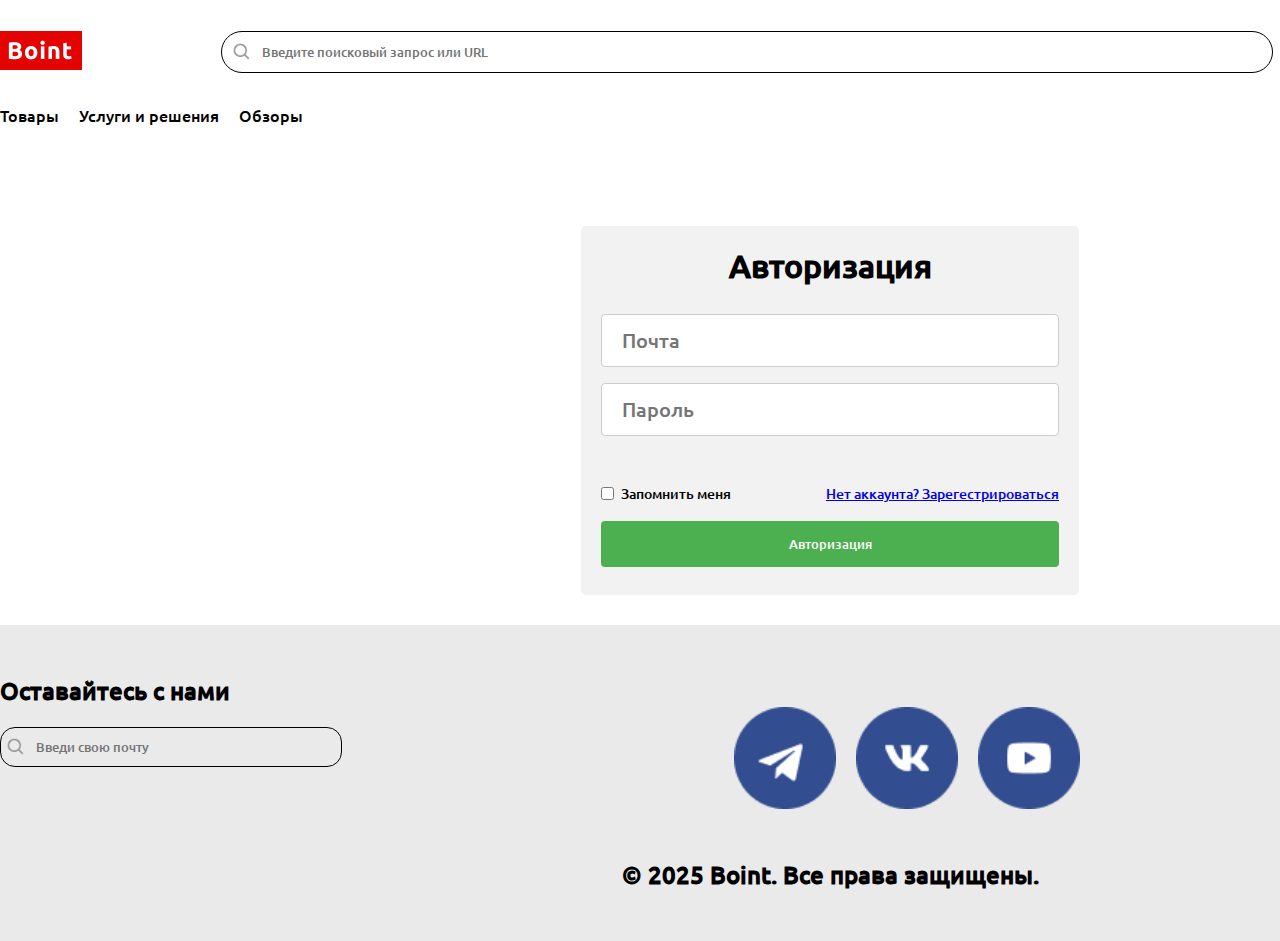
<file: auth.html>
<!DOCTYPE html>
<html lang="en">

<head>
    <meta charset="UTF-8">
    <meta name="viewport" content="width=device-width, initial-scale=1.0">
    <link rel="stylesheet" href="assets/css/style.css">
    <link rel="stylesheet" href="assets/css/reg.css">
    
    <title>Registration page</title>
</head>

<body>
    <header>
        <div class="container">
            <div class="logo">
                <a href="index.html"><img src="assets/image/Index/header/logo.png" alt=""></a>
            </div>
            <div class="search">
                <input type="text" class="search-field" placeholder="Введите поисковый запрос или URL">
                <img src="assets/image/Index/header/bx-search 1.png" alt="" class="search-icon">
            </div>

            <div class="profile">
                <a href="reg.html"><img src="assets/image/Index/header/user.png" alt=""></a>
                <a href="profile.html">%username%</a>
                <a href="catalog.html"><img src="assets/image/Index/header/Frame.png" alt=""></a>
            </div>
        </div>

        <div class="container2">
            <nav>
                <a href="catalog.html">Товары</a>
                <a href="index.html#open">Услуги и решения</a>
                <a href="index.html#open2">Обзоры</a>
            </nav>
        </div>
    </header>

    <main>
        <div class="container">
            <form action="index.html">
                <h1>Авторизация</h1>
                <input type="text" placeholder="Почта">
                <input type="text" placeholder="Пароль">
                <div class="group-remember">
                    <div>
                        <input type="checkbox" id="remember" name="remember" value="Bike">
                        <label for="remember">Запомнить меня</label>
                    </div>
                    <div>
                        <a href="reg.html"><span>Нет аккаунта? </span>Зарегестрироваться</a>
                    </div>
                </div>
                <input type="submit" value="Авторизация">
            </form>
        </div>
    </main>

    <footer>
        <div class="container2">
            <h2>Оставайтесь с нами</h2>
        </div>
        <div class="container">
            <div class="row">
                <div class="con ">
                    <input type="text" class="search-field-con" placeholder="Введи свою почту">
                    <img src="assets/image/Index/header/bx-search 1.png" alt="" class="search-icon-con">
                </div>
                <div class="social">
                    <img src="assets/image/Index/footer/telegram.png" alt="">
                    <img src="assets/image/Index/footer/vk.png" alt="">
                    <img src="assets/image/Index/footer/yotube.png" alt="">
                </div>

                <div class="country">
                    <h2>Выбери страну/регион</h2>
                    <section>
                        <select class="cs-select cs-skin-rotate">
                            <option value="1">Российская федерация</option>
                            <option value="2">США</option>
                            <option value="3">Белорусь</option>
                            <option value="4">Германия</option>
                            <option value="5">Финляндия</option>
                        </select>
                    </section>
                </div>
            </div>

            <div class="mark">
                <h2>© 2025 Boint. Все права защищены.</h2>
            </div>
        </div>
    </footer>
</body>

</html>
</file>
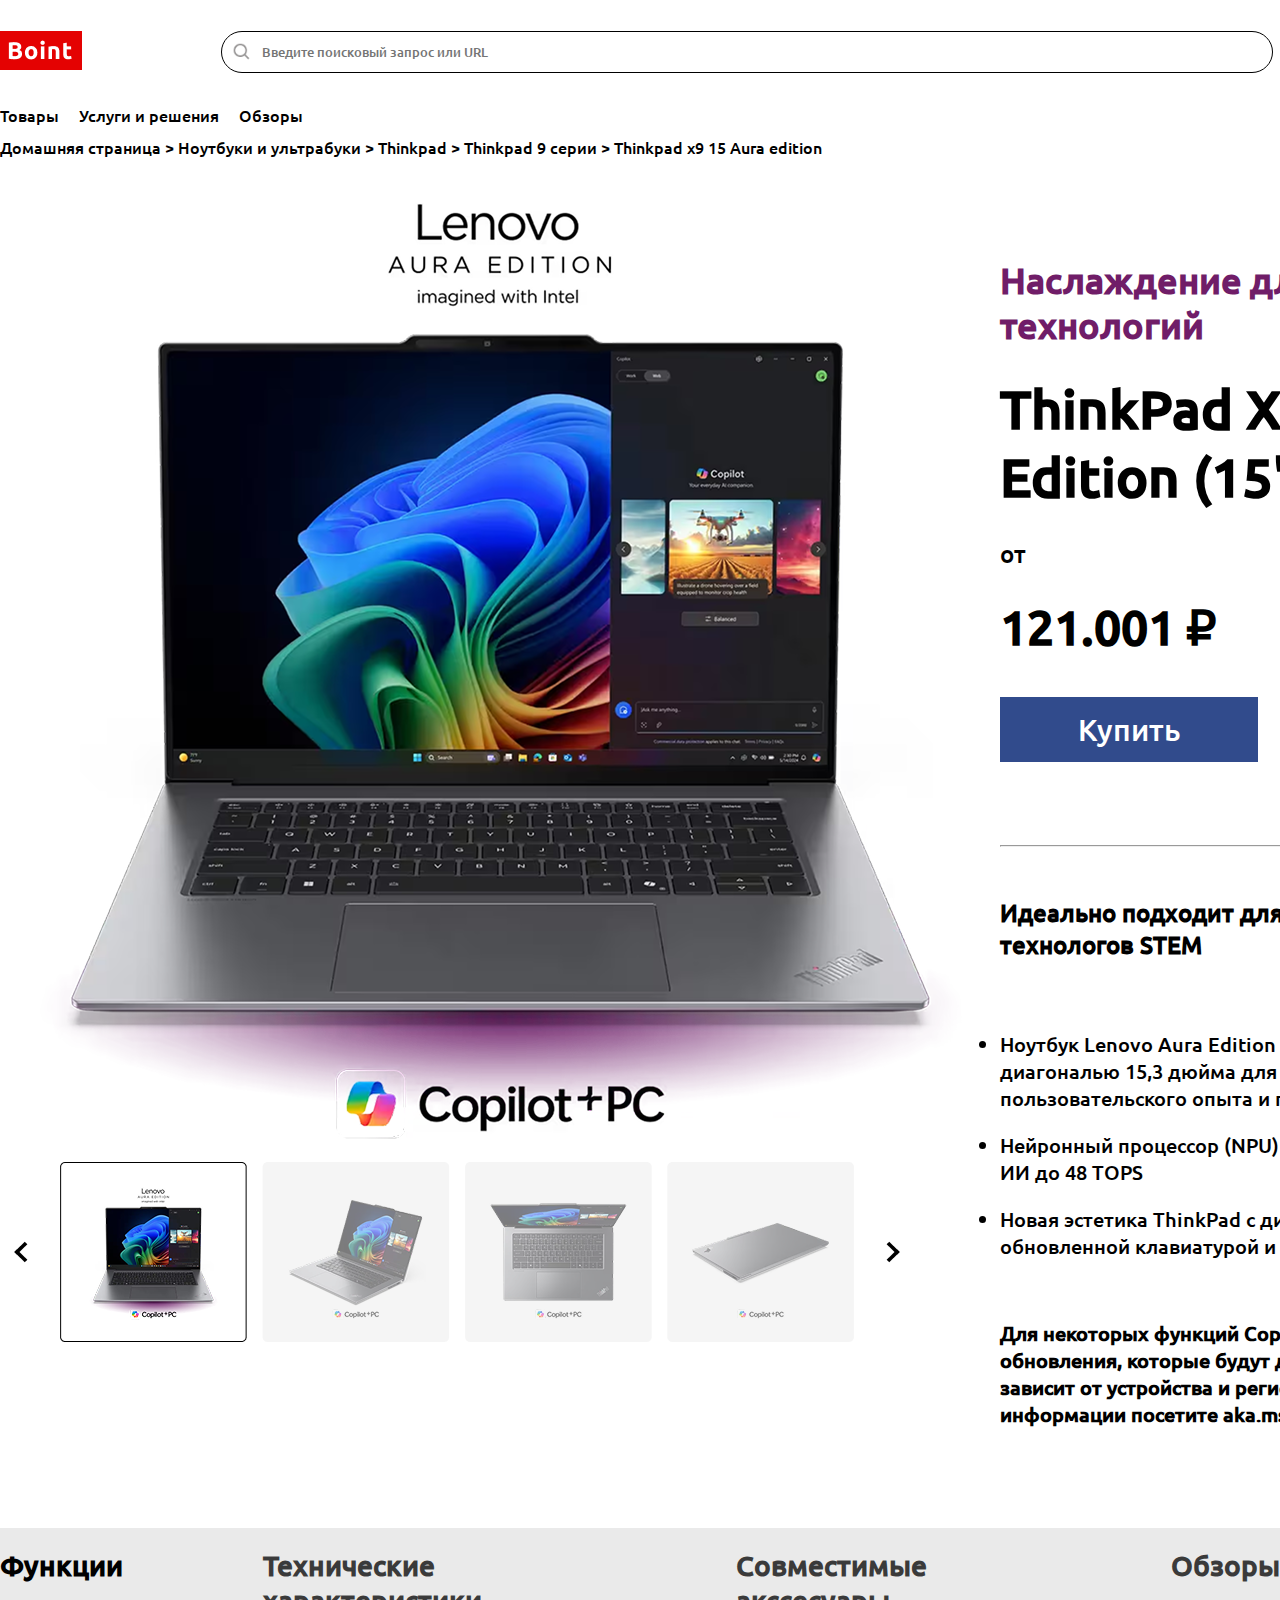
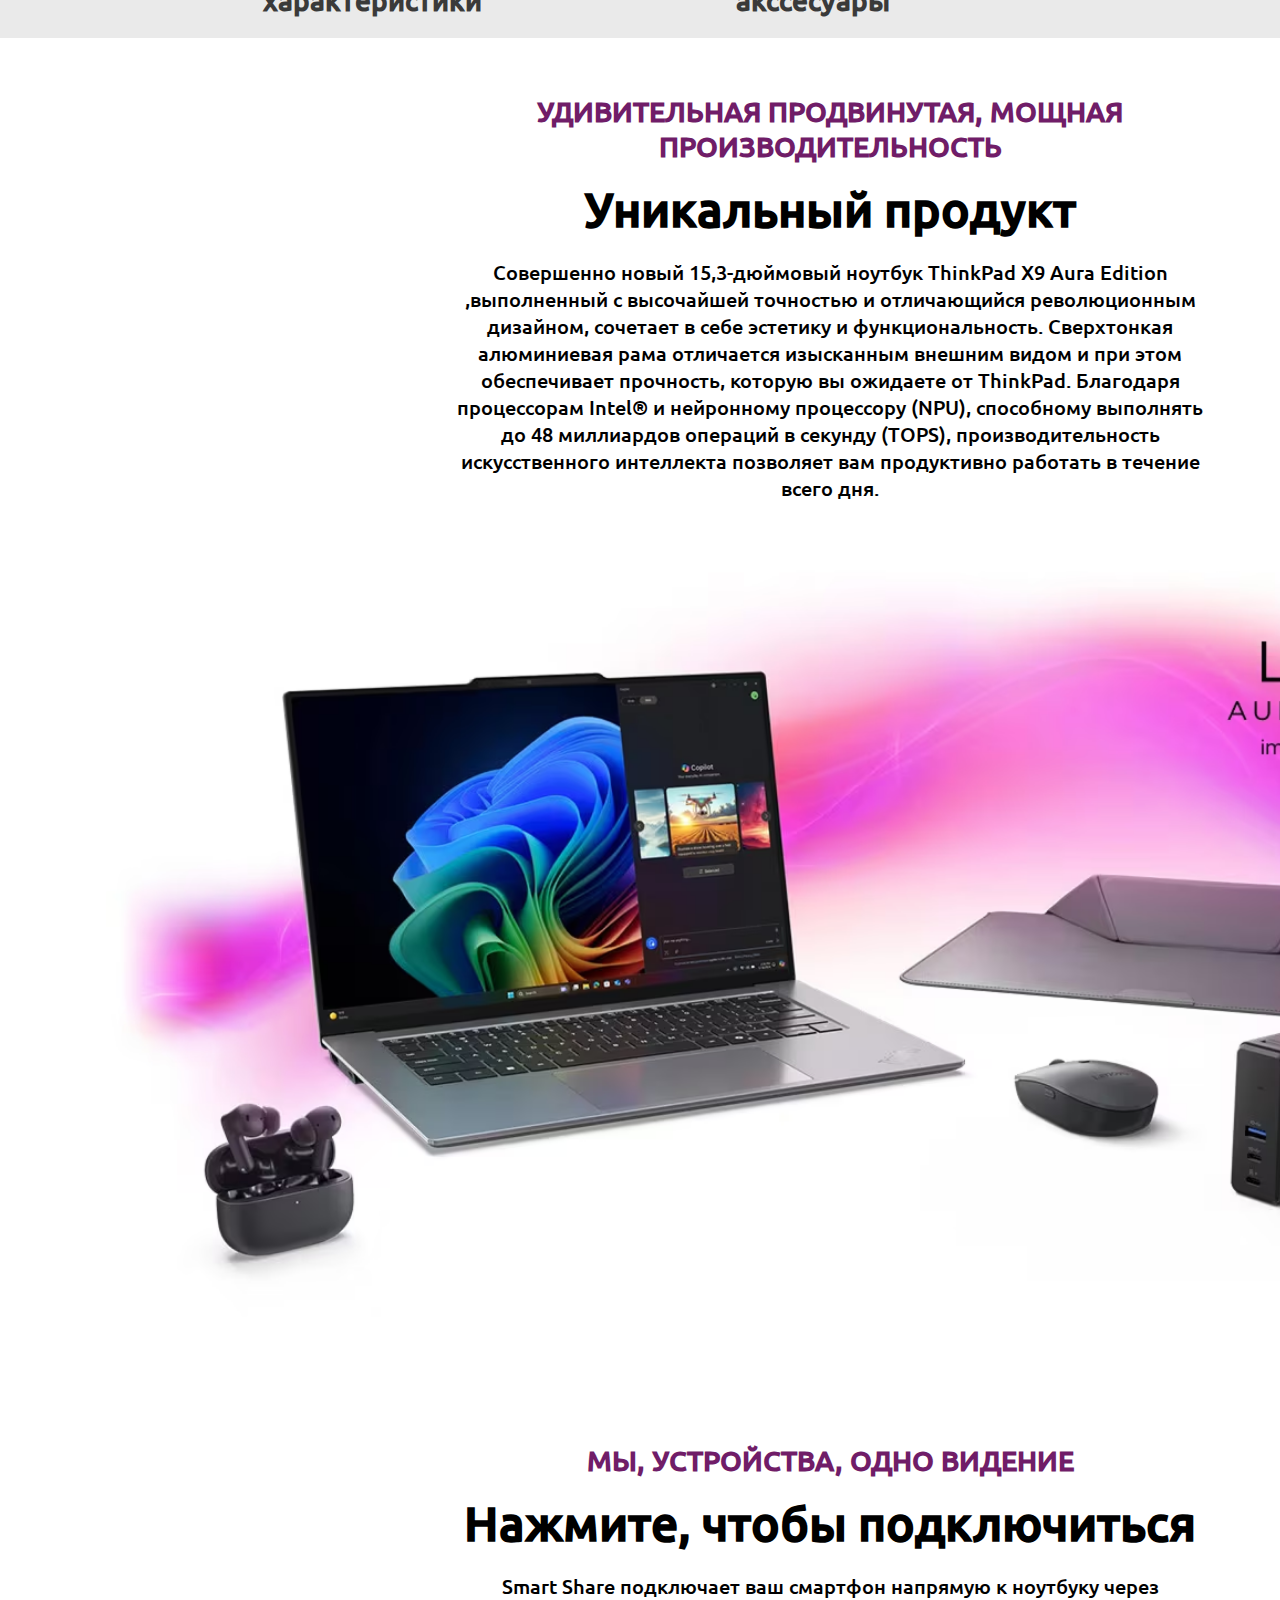
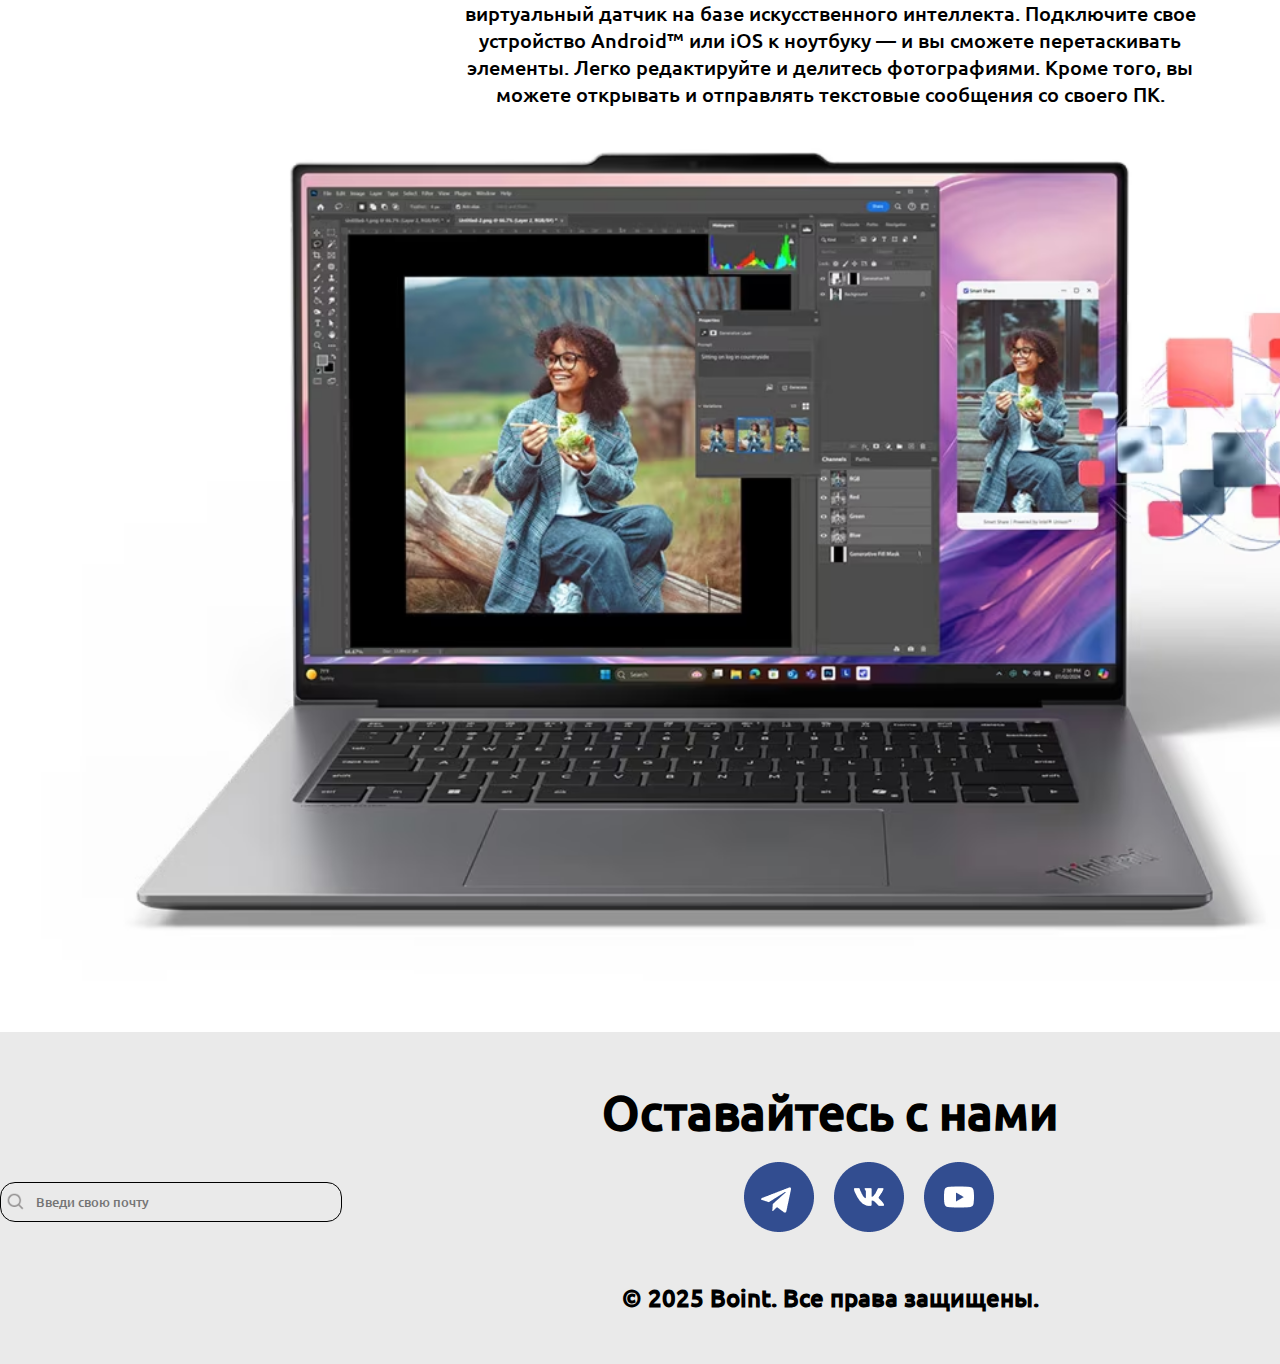
<file: card.html>
<!DOCTYPE html>
<html lang="en">

<head>
    <meta charset="UTF-8">
    <meta name="viewport" content="width=device-width, initial-scale=1.0">
    <link rel="stylesheet" href="assets/css/style.css">
    <link rel="stylesheet" href="assets/css/card.css">
    <title>Individ cart</title>
</head>

<body>
    <header>
        <div class="container">
            <div class="logo">
                <a href="index.html"><img src="assets/image/Index/header/logo.png" alt=""></a>
            </div>
            <div class="search">
                <input type="text" class="search-field" placeholder="Введите поисковый запрос или URL">
                <img src="assets/image/Index/header/bx-search 1.png" alt="" class="search-icon">
            </div>

            <div class="profile">
                <a href="reg.html"><img src="assets/image/Index/header/user.png" alt=""></a>
                <a href="profile.html">%username%</a>
                <a href="catalog.html"><img src="assets/image/Index/header/Frame.png" alt=""></a>
            </div>
        </div>

        <div class="container2">
            <nav>
                <a href="catalog.html">Товары</a>
                <a href="index.html#open">Услуги и решения</a>
                <a href="index.html#open2">Обзоры</a>
            </nav>
        </div>
    </header>

    <main>
        <div class="container">
            <div class="navigation-card">
                <p class="link">Домашняя страница > Ноутбуки и ультрабуки > Thinkpad > Thinkpad 9 серии > Thinkpad x9 15
                    Aura edition
                </p>

                <div class="prod">
                    <div class="left-prod">
                        <div class="main-image-prod">
                            <img src="assets/image/page_product/image 10.png" alt="">
                        </div>
                        <div class="carusel">
                            <img src="assets/image/page_product/Frame.png" alt="">
                            <img src="assets/image/page_product/group-nav-photo-1.png" alt="">
                            <img src="assets/image/page_product/group-nav-photo-2.png" alt="">
                            <img src="assets/image/page_product/group-nav-photo-3.png" alt="">
                            <img src="assets/image/page_product/group-nav-photo-4.png" alt="">
                            <img src="assets/image/page_product/Frame-1.png" alt="">

                        </div>
                    </div>
                    <div class="right-prod">
                        <h3>Наслаждение для любителей <br> технологий</h3>
                        <h2>ThinkPad X9 15 Aura <br>Edition (15" Intel)</h2>
                        <p>от</p>
                        <h5>121.001 ₽ </h5>
                        <a href="#" class="btn-buy">Купить</a>
                        <hr>
                        <h4>Идеально подходит для малого и среднего бизнеса
                            и технологов STEM</h4>
                        <li>Ноутбук Lenovo Aura Edition с<br> диагональю 15,3 дюйма для превосходного<br>
                            пользовательского опыта и поддержки</li>
                        <li>Нейронный процессор (NPU) с производительностью <br>ИИ до 48 TOPS</li>
                        <li>Новая эстетика ThinkPad с дизайном Engine Hub,<br> обновленной клавиатурой и сверхтонким
                            профилем</li>
                        <h6>Для некоторых функций Copilot+ на ПК требуются бесплатные обновления, которые будут доступны
                            до начала 2025 года.Время зависит от устройства и региона. Для получениядополнительной
                            информации посетите aka.ms/copilotpluspcs</h6>
                    </div>
                </div>
            </div>
        </div>

        <div class="background-line">
            <div class="navigation-line">
                <h3>Функции</h3>
                <h2>Технические характеристики</h2>
                <h2>Совместимые акссесуары</h2>
                <h2>Обзоры</h2>
            </div>
        </div>

        <div class="container2">
            <h1>УДИВИТЕЛЬНАЯ ПРОДВИНУТАЯ, МОЩНАЯ <br>ПРОИЗВОДИТЕЛЬНОСТЬ</h1>
            <h2>Уникальный продукт</h2>
            <p>Совершенно новый 15,3-дюймовый ноутбук ThinkPad X9 Aura Edition <br>,выполненный с высочайшей точностью и
                отличающийся революционным <br> дизайном, сочетает в себе эстетику и функциональность. Сверхтонкая
                <br>алюминиевая рама отличается изысканным внешним видом и при этом <br>обеспечивает прочность, которую
                вы ожидаете от ThinkPad. Благодаря <br>процессорам Intel® и нейронному процессору (NPU), способному
                выполнять <br>до 48 миллиардов операций в секунду (TOPS), производительность <br>искусственного
                интеллекта позволяет вам продуктивно работать в течение <br>всего дня.</p>
            <img src="assets/image/page_product/image 15.png" alt="">

            <h1>МЫ, УСТРОЙСТВА, ОДНО ВИДЕНИЕ</h1>
            <h2>Нажмите, чтобы подключиться</h2>
            <p>Smart Share подключает ваш смартфон напрямую к ноутбуку через <br>виртуальный датчик на базе
                искусственного интеллекта. Подключите свое <br>устройство Android™ или iOS к ноутбуку — и вы сможете
                перетаскивать <br>элементы. Легко редактируйте и делитесь фотографиями. Кроме того, вы <br>можете
                открывать и отправлять текстовые сообщения со своего ПК.</p>
            <img src="assets/image/page_product/image 16.png" alt="">
        </div>
    </main>

    <footer>
        <div class="container2">
            <h2>Оставайтесь с нами</h2>
        </div>
        <div class="container">
            <div class="row">
                <div class="con ">
                    <input type="text" class="search-field-con" placeholder="Введи свою почту">
                    <img src="assets/image/Index/header/bx-search 1.png" alt="" class="search-icon-con">
                </div>
                <div class="social">
                    <img src="assets/image/Index/footer/telegram.png" alt="">
                    <img src="assets/image/Index/footer/vk.png" alt="">
                    <img src="assets/image/Index/footer/yotube.png" alt="">
                </div>

                <div class="country">
                    <h2>Выбери страну/регион</h2>
                    <section>
                        <select class="cs-select cs-skin-rotate">
                            <option value="1">Российская федерация</option>
                            <option value="2">США</option>
                            <option value="3">Белорусь</option>
                            <option value="4">Германия</option>
                            <option value="5">Финляндия</option>
                        </select>
                    </section>
                </div>
            </div>

            <div class="mark">
                <h2>© 2025 Boint. Все права защищены.</h2>
            </div>
        </div>
    </footer>
</body>

</html>
</file>
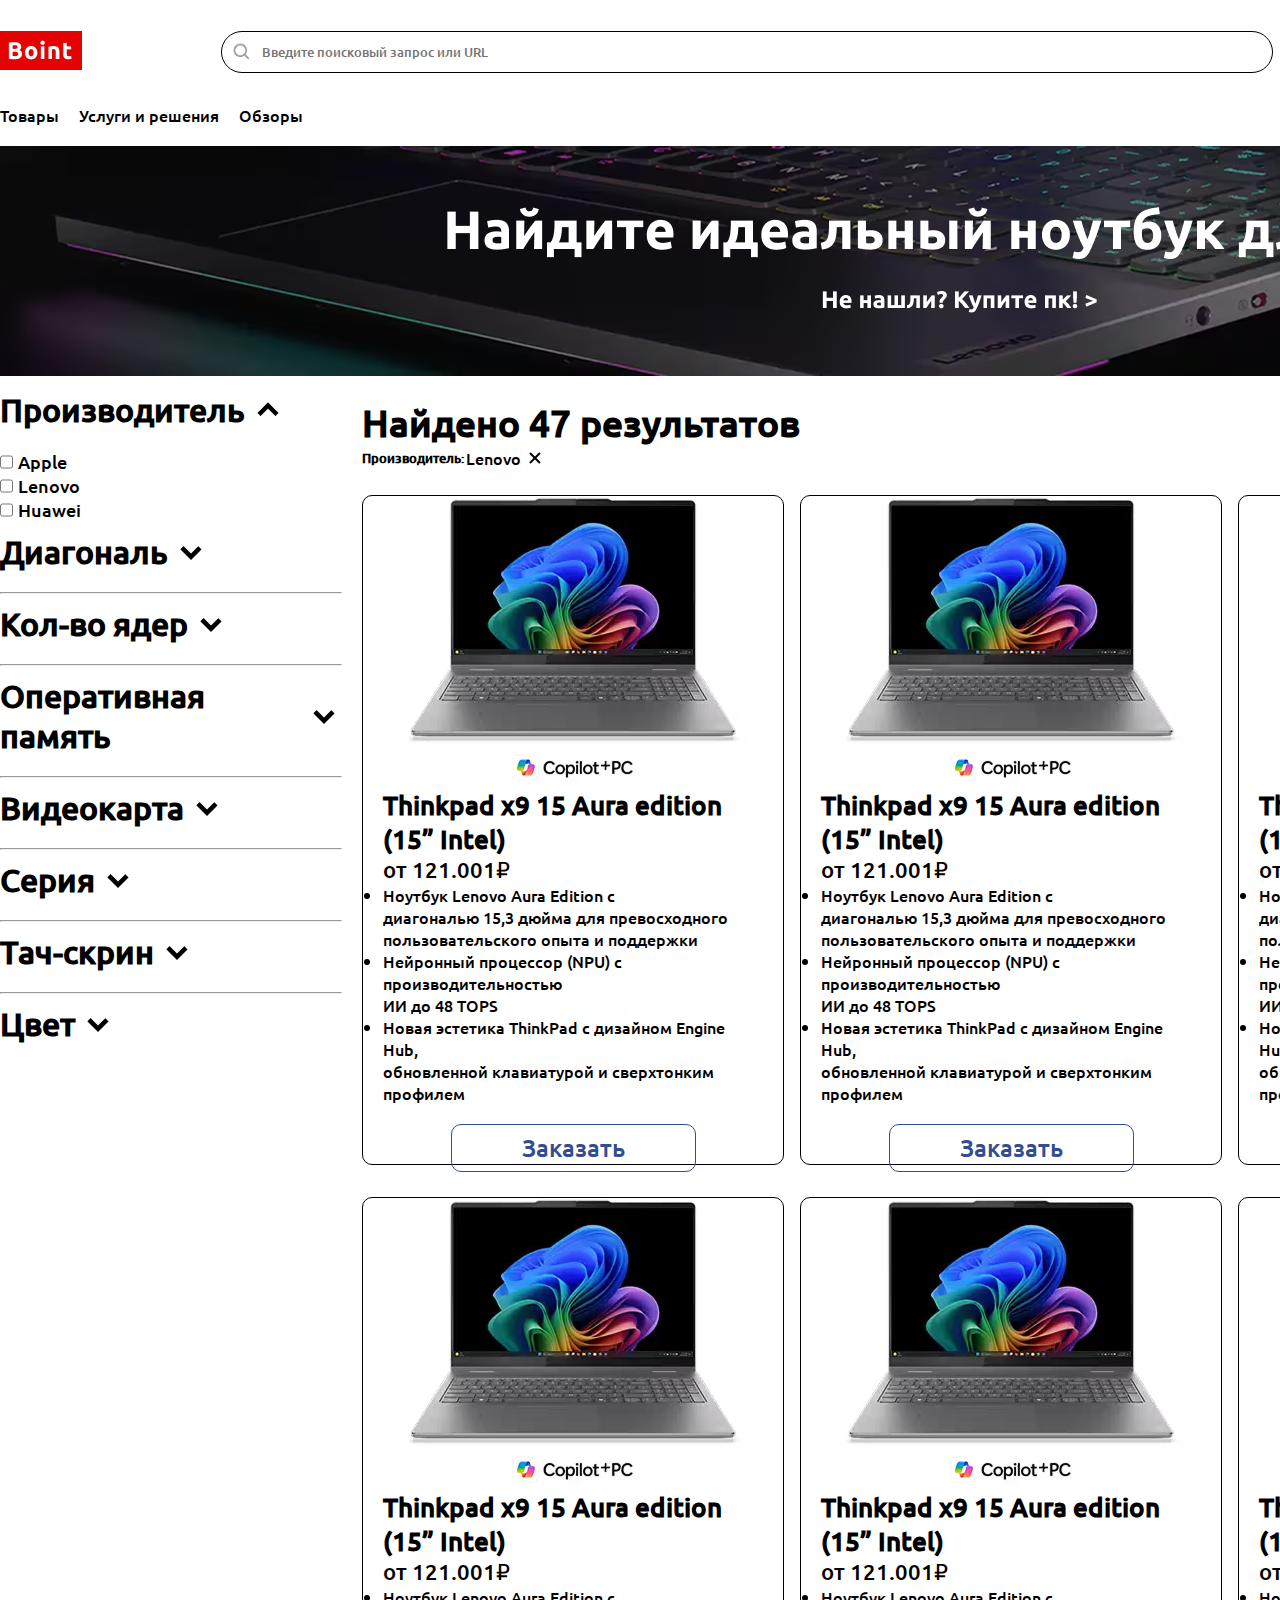
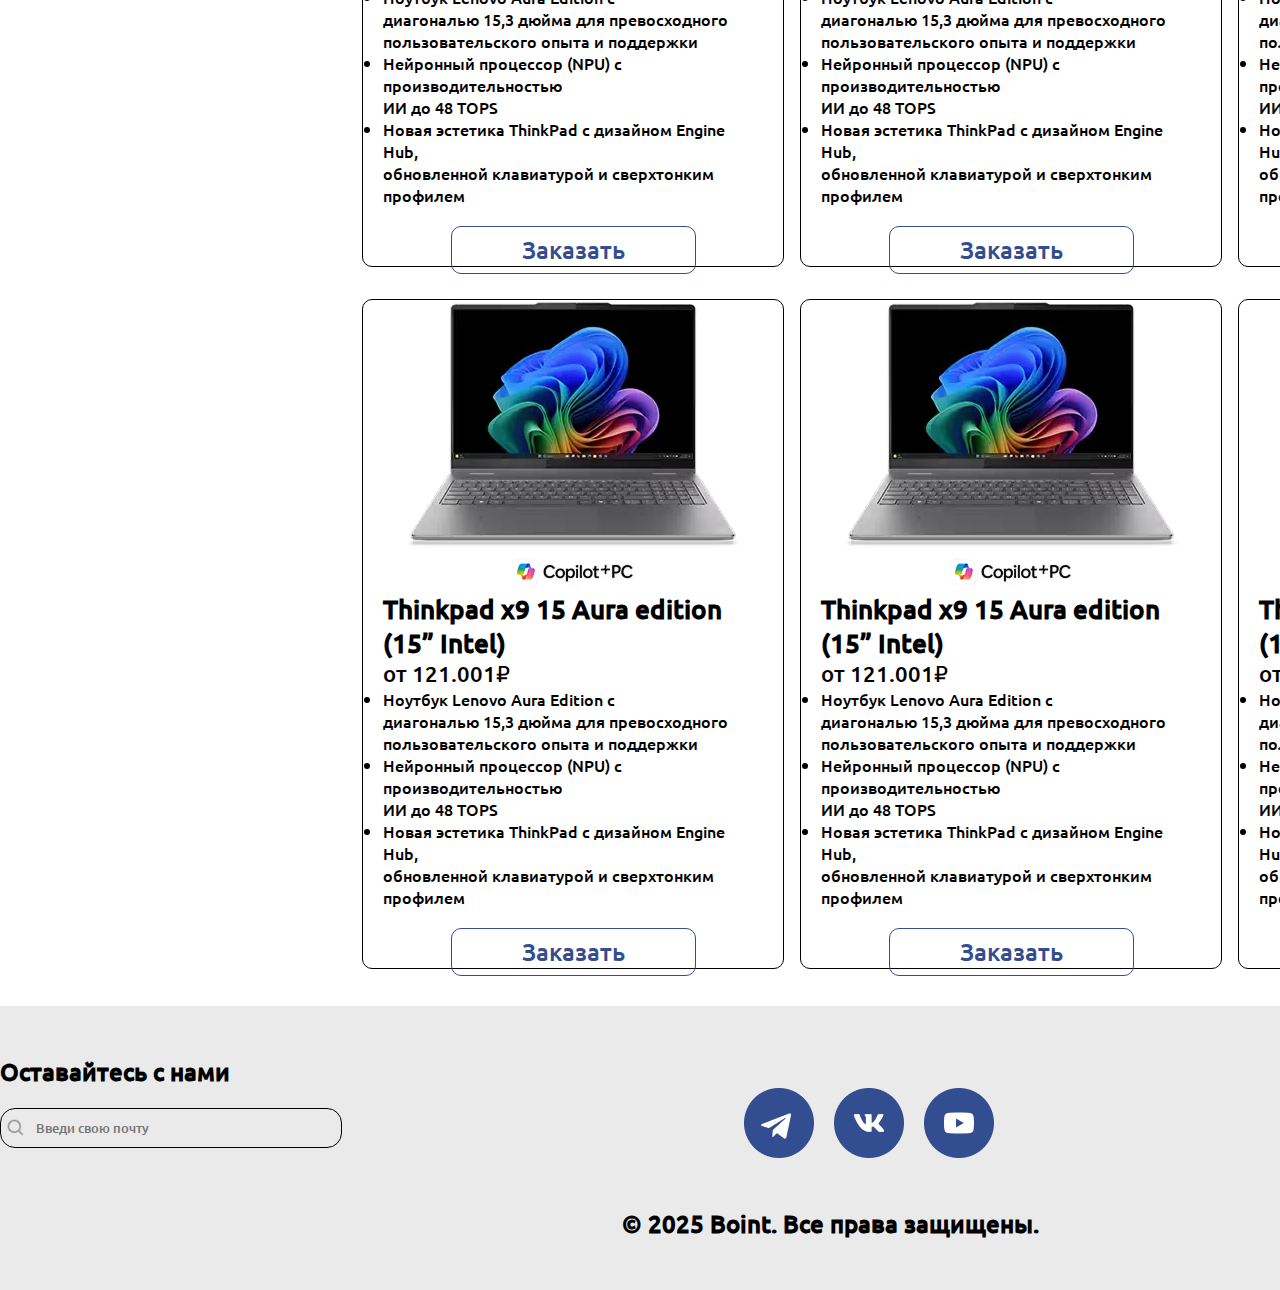
<file: catalog.html>
<!DOCTYPE html>
<html lang="en">

<head>
    <meta charset="UTF-8">
    <meta name="viewport" content="width=device-width, initial-scale=1.0">
    <title>Catalog</title>
    <link rel="stylesheet" href="./assets/css/style.css">
    <link rel="stylesheet" href="./assets/css/catalog.css">
</head>

<body>
    <header>
        <div class="container">
            <div class="logo">
                <a href="index.html"><img src="assets/image/Index/header/logo.png" alt=""></a>
            </div>
            <div class="search">
                <input type="text" class="search-field" placeholder="Введите поисковый запрос или URL">
                <img src="assets/image/Index/header/bx-search 1.png" alt="" class="search-icon">
            </div>

            <div class="profile">
                <a href="reg.html"><img src="assets/image/Index/header/user.png" alt=""></a>
                <a href="profile.html">%username%</a>
                <a href="catalog.html"><img src="assets/image/Index/header/Frame.png" alt=""></a>
            </div>
        </div>

        <div class="container2">
            <nav>
                <a href="catalog.html">Товары</a>
                <a href="index.html#open">Услуги и решения</a>
                <a href="index.html#open2">Обзоры</a>
            </nav>
        </div>
    </header>

    <main>
        <div class="banner">
            <img src="assets/image/catalog/product/banner_panel.png" alt="">
        </div>

        <div class="container">
            <div class="left-block-settings">
                <div class="first-set">
                    <h2>Производитель</h2>
                    <img src="assets/image/catalog/setting/Frame.png" alt="">
                </div>
                <div class="settings">
                    <div class="company">
                        <input type="checkbox" name="" id="">
                        <p>Apple</p>
                    </div>
                    <div class="company">
                        <input type="checkbox" name="" id="">
                        <p>Lenovo</p>
                    </div>
                    <div class="company">
                        <input type="checkbox" name="" id="">
                        <p>Huawei</p>
                    </div>
                </div>
                <div class="first-set">
                    <h2>Диагональ</h2>
                    <img src="assets/image/catalog/setting/Frame-down.png" alt="">
                </div>
                <hr>
                <div class="first-set">
                    <h2>Кол-во ядер</h2>
                    <img src="assets/image/catalog/setting/Frame-down.png" alt="">
                </div>
                <hr>
                <div class="first-set">
                    <h2>Оперативная память</h2>
                    <img src="assets/image/catalog/setting/Frame-down.png" alt="">
                </div>
                <hr>
                <div class="first-set">
                    <h2>Видеокарта</h2>
                    <img src="assets/image/catalog/setting/Frame-down.png" alt="">
                </div>
                <hr>
                <div class="first-set">
                    <h2>Серия</h2>
                    <img src="assets/image/catalog/setting/Frame-down.png" alt="">
                </div>
                <hr>
                <div class="first-set">
                    <h2>Тач-скрин</h2>
                    <img src="assets/image/catalog/setting/Frame-down.png" alt="">
                </div>
                <hr>
                <div class="first-set">
                    <h2>Цвет</h2>
                    <img src="assets/image/catalog/setting/Frame-down.png" alt="">
                </div>
            </div>
            <div class="right-block-catalog">
                <div class="search-complete">
                    <h3>Найдено 47 результатов</h3>
                </div>
                <div class="filter">
                    <h5>Производитель: </h5>
                    <p> Lenovo</p>
                    <img src="assets/image/catalog/setting/Frame-decline.png" alt="">
                </div>

                <div class="cards">
                    <div class="card-prod">
                        <img src="assets/image/catalog/product/prod.png" alt="">
                        <h6>Thinkpad x9 15 Aura edition <br>(15” Intel)</h6>
                        <p>от 121.001₽</p>
                        <ul style="list-style-type:disc">
                            <li>Ноутбук Lenovo Aura Edition с <br>диагональю 15,3 дюйма для превосходного
                                <br>пользовательского
                                опыта и поддержки</li>
                            <li>Нейронный процессор (NPU) с производительностью<br> ИИ до 48 TOPS</li>
                            <li>Новая эстетика ThinkPad с дизайном Engine Hub,<br> обновленной клавиатурой и сверхтонким
                                профилем</li>
                        </ul>
                        <a href="card.html">Заказать</a>
                    </div>
                    <div class="card-prod">
                        <img src="assets/image/catalog/product/prod.png" alt="">
                        <h6>Thinkpad x9 15 Aura edition <br>(15” Intel)</h6>
                        <p>от 121.001₽</p>
                        <ul style="list-style-type:disc">
                            <li>Ноутбук Lenovo Aura Edition с <br>диагональю 15,3 дюйма для превосходного
                                <br>пользовательского
                                опыта и поддержки</li>
                            <li>Нейронный процессор (NPU) с производительностью<br> ИИ до 48 TOPS</li>
                            <li>Новая эстетика ThinkPad с дизайном Engine Hub,<br> обновленной клавиатурой и сверхтонким
                                профилем</li>
                        </ul>
                        <a href="card.html">Заказать</a>
                    </div>
                    <div class="card-prod">
                        <img src="assets/image/catalog/product/prod.png" alt="">
                        <h6>Thinkpad x9 15 Aura edition <br>(15” Intel)</h6>
                        <p>от 121.001₽</p>
                        <ul style="list-style-type:disc">
                            <li>Ноутбук Lenovo Aura Edition с <br>диагональю 15,3 дюйма для превосходного
                                <br>пользовательского
                                опыта и поддержки</li>
                            <li>Нейронный процессор (NPU) с производительностью<br> ИИ до 48 TOPS</li>
                            <li>Новая эстетика ThinkPad с дизайном Engine Hub,<br> обновленной клавиатурой и сверхтонким
                                профилем</li>
                        </ul>
                        <a href="card.html">Заказать</a>
                    </div>
                </div>
                <div class="cards">
                    <div class="card-prod">
                        <img src="assets/image/catalog/product/prod.png" alt="">
                        <h6>Thinkpad x9 15 Aura edition <br>(15” Intel)</h6>
                        <p>от 121.001₽</p>
                        <ul style="list-style-type:disc">
                            <li>Ноутбук Lenovo Aura Edition с <br>диагональю 15,3 дюйма для превосходного
                                <br>пользовательского
                                опыта и поддержки</li>
                            <li>Нейронный процессор (NPU) с производительностью<br> ИИ до 48 TOPS</li>
                            <li>Новая эстетика ThinkPad с дизайном Engine Hub,<br> обновленной клавиатурой и сверхтонким
                                профилем</li>
                        </ul>
                        <a href="card.html">Заказать</a>
                    </div>
                    <div class="card-prod">
                        <img src="assets/image/catalog/product/prod.png" alt="">
                        <h6>Thinkpad x9 15 Aura edition <br>(15” Intel)</h6>
                        <p>от 121.001₽</p>
                        <ul style="list-style-type:disc">
                            <li>Ноутбук Lenovo Aura Edition с <br>диагональю 15,3 дюйма для превосходного
                                <br>пользовательского
                                опыта и поддержки</li>
                            <li>Нейронный процессор (NPU) с производительностью<br> ИИ до 48 TOPS</li>
                            <li>Новая эстетика ThinkPad с дизайном Engine Hub,<br> обновленной клавиатурой и сверхтонким
                                профилем</li>
                        </ul>
                        <a href="card.html">Заказать</a>
                    </div>
                    <div class="card-prod">
                        <img src="assets/image/catalog/product/prod.png" alt="">
                        <h6>Thinkpad x9 15 Aura edition <br>(15” Intel)</h6>
                        <p>от 121.001₽</p>
                        <ul style="list-style-type:disc">
                            <li>Ноутбук Lenovo Aura Edition с <br>диагональю 15,3 дюйма для превосходного
                                <br>пользовательского
                                опыта и поддержки</li>
                            <li>Нейронный процессор (NPU) с производительностью<br> ИИ до 48 TOPS</li>
                            <li>Новая эстетика ThinkPad с дизайном Engine Hub,<br> обновленной клавиатурой и сверхтонким
                                профилем</li>
                        </ul>
                        <a href="card.html">Заказать</a>
                    </div>
                </div>
                <div class="cards">
                    <div class="card-prod">
                        <img src="assets/image/catalog/product/prod.png" alt="">
                        <h6>Thinkpad x9 15 Aura edition <br>(15” Intel)</h6>
                        <p>от 121.001₽</p>
                        <ul style="list-style-type:disc">
                            <li>Ноутбук Lenovo Aura Edition с <br>диагональю 15,3 дюйма для превосходного
                                <br>пользовательского
                                опыта и поддержки</li>
                            <li>Нейронный процессор (NPU) с производительностью<br> ИИ до 48 TOPS</li>
                            <li>Новая эстетика ThinkPad с дизайном Engine Hub,<br> обновленной клавиатурой и сверхтонким
                                профилем</li>
                        </ul>
                        <a href="card.html">Заказать</a>
                    </div>
                    <div class="card-prod">
                        <img src="assets/image/catalog/product/prod.png" alt="">
                        <h6>Thinkpad x9 15 Aura edition <br>(15” Intel)</h6>
                        <p>от 121.001₽</p>
                        <ul style="list-style-type:disc">
                            <li>Ноутбук Lenovo Aura Edition с <br>диагональю 15,3 дюйма для превосходного
                                <br>пользовательского
                                опыта и поддержки</li>
                            <li>Нейронный процессор (NPU) с производительностью<br> ИИ до 48 TOPS</li>
                            <li>Новая эстетика ThinkPad с дизайном Engine Hub,<br> обновленной клавиатурой и сверхтонким
                                профилем</li>
                        </ul>
                        <a href="card.html">Заказать</a>
                    </div>
                    <div class="card-prod">
                        <img src="assets/image/catalog/product/prod.png" alt="">
                        <h6>Thinkpad x9 15 Aura edition <br>(15” Intel)</h6>
                        <p>от 121.001₽</p>
                        <ul style="list-style-type:disc">
                            <li>Ноутбук Lenovo Aura Edition с <br>диагональю 15,3 дюйма для превосходного
                                <br>пользовательского
                                опыта и поддержки</li>
                            <li>Нейронный процессор (NPU) с производительностью<br> ИИ до 48 TOPS</li>
                            <li>Новая эстетика ThinkPad с дизайном Engine Hub,<br> обновленной клавиатурой и сверхтонким
                                профилем</li>
                        </ul>
                        <a href="card.html">Заказать</a>
                    </div>
                </div>



            </div>
        </div>

    </main>


    <footer>
        <div class="container2">
            <h2>Оставайтесь с нами</h2>
        </div>
        <div class="container">
            <div class="row">
                <div class="con ">
                    <input type="text" class="search-field-con" placeholder="Введи свою почту">
                    <img src="assets/image/Index/header/bx-search 1.png" alt="" class="search-icon-con">
                </div>
                <div class="social">
                    <img src="assets/image/Index/footer/telegram.png" alt="">
                    <img src="assets/image/Index/footer/vk.png" alt="">
                    <img src="assets/image/Index/footer/yotube.png" alt="">
                </div>

                <div class="country">
                    <h2>Выбери страну/регион</h2>
                    <section>
                        <select class="cs-select cs-skin-rotate">
                            <option value="1">Российская федерация</option>
                            <option value="2">США</option>
                            <option value="3">Белорусь</option>
                            <option value="4">Германия</option>
                            <option value="5">Финляндия</option>
                        </select>
                    </section>
                </div>
            </div>

            <div class="mark">
                <h2>© 2025 Boint. Все права защищены.</h2>
            </div>
        </div>
    </footer>
</body>

</html>
</file>
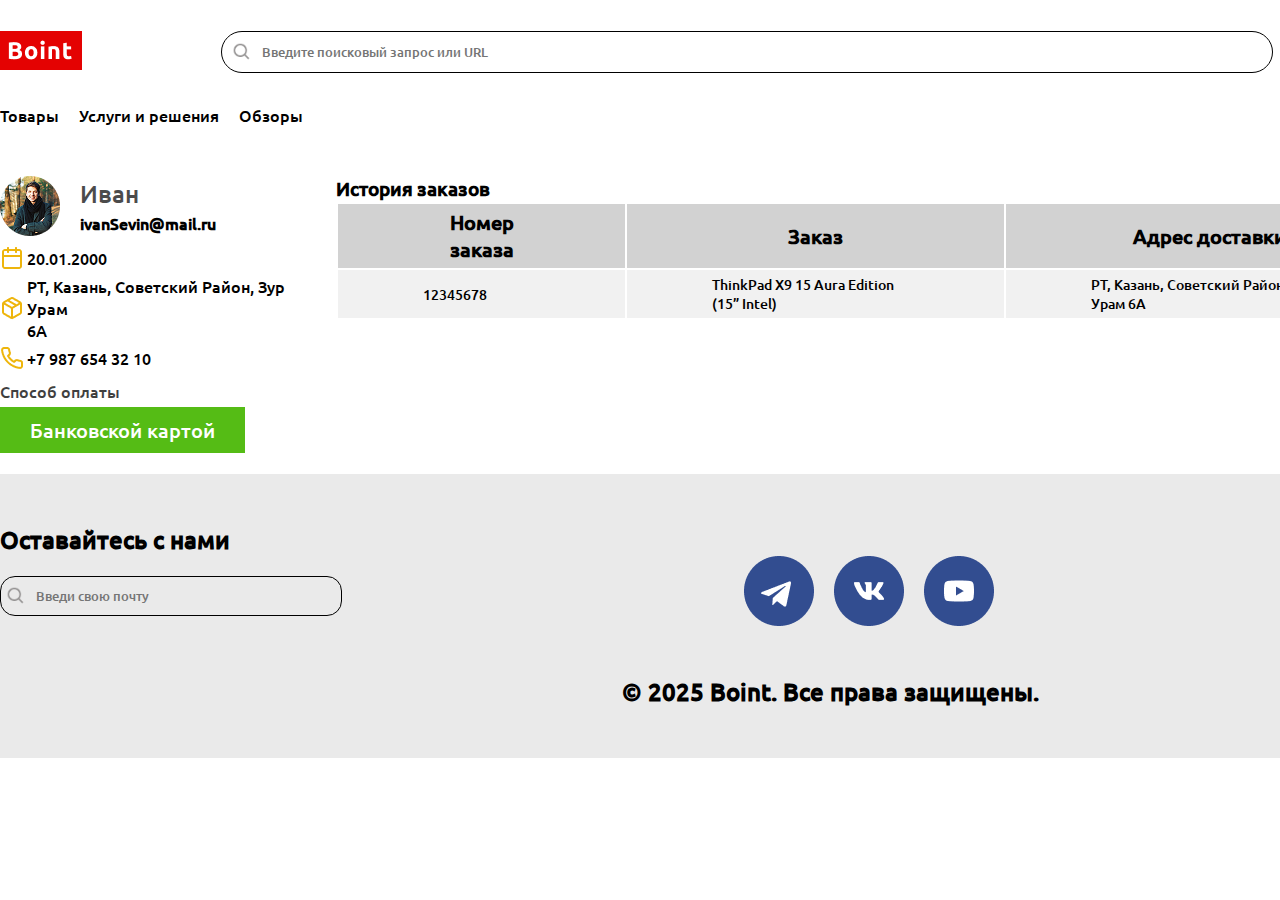
<file: profile.html>
<!DOCTYPE html>
<html lang="ru">

<head>
    <meta charset="UTF-8">
    <meta name="viewport" content="width=device-width, initial-scale=1.0">
    <link rel="stylesheet" href="assets/css/style.css">
    <link rel="stylesheet" href="assets/css/profile.css">
    <title>Profile</title>
</head>

<body>
    <header>
        <div class="container">
            <div class="logo">
                <a href="index.html"><img src="assets/image/Index/header/logo.png" alt=""></a>
            </div>
            <div class="search">
                <input type="text" class="search-field" placeholder="Введите поисковый запрос или URL">
                <img src="assets/image/Index/header/bx-search 1.png" alt="" class="search-icon">
            </div>

            <div class="profile">
                <a href="reg.html"><img src="assets/image/Index/header/user.png" alt=""></a>
                <a href="profile.html">%username%</a>
                <a href="catalog.html"><img src="assets/image/Index/header/Frame.png" alt=""></a>
            </div>
        </div>

        <div class="container2">
            <nav>
                <a href="catalog.html">Товары</a>
                <a href="index.html#open">Услуги и решения</a>
                <a href="index.html#open2">Обзоры</a>
            </nav>
        </div>
    </header>

    <main>
        <div class="container">
            <div class="left-profile">
                <div class="name">
                    <img src="assets/image/profile/image.png" alt="">
                    <div class="name-name">
                        <h3>Иван</h3>
                        <h4>ivanSevin@mail.ru</h4>
                    </div>
                </div>

                <div class="date">
                    <img src="assets/image/profile/calendare.png" alt="">
                    <p>20.01.2000</p>
                </div>

                <div class="package">
                    <img src="assets/image/profile/package.png" alt="">
                    <p>РТ, Казань, Советский Район, Зур Урам <br>6А</p>
                </div>

                <div class="telephone">
                    <img src="assets/image/profile/phone.png" alt="">
                    <p>+7 987 654 32 10</p>
                </div>

                <p class="payed">Способ оплаты</p>
                <a href="#" class="btn-pay">Банковской картой</a>
            </div>

            <div class="right-profile">
                <h3>История заказов</h3>
                <table>
                    <tr>
                        <th>Номер заказа</th>
                        <th>Заказ</th>
                        <th>Адрес доставки</th>
                        <th>Статус</th>
                    </tr>
                    <tr>
                        <td>12345678</td>
                        <td>ThinkPad X9 15 Aura Edition (15” Intel)</td>
                        <td>РТ, Казань, Советский Район, Зур Урам 6А</td>
                        <td>Доставлен</td>
                    </tr>

                </table>
            </div>
        </div>
    </main>

    <footer>
        <div class="container2">
            <h2>Оставайтесь с нами</h2>
        </div>
        <div class="container">
            <div class="row">
                <div class="con ">
                    <input type="text" class="search-field-con" placeholder="Введи свою почту">
                    <img src="assets/image/Index/header/bx-search 1.png" alt="" class="search-icon-con">
                </div>
                <div class="social">
                    <img src="assets/image/Index/footer/telegram.png" alt="">
                    <img src="assets/image/Index/footer/vk.png" alt="">
                    <img src="assets/image/Index/footer/yotube.png" alt="">
                </div>

                <div class="country">
                    <h2>Выбери страну/регион</h2>
                    <section>
                        <select class="cs-select cs-skin-rotate">
                            <option value="1">Российская федерация</option>
                            <option value="2">США</option>
                            <option value="3">Белорусь</option>
                            <option value="4">Германия</option>
                            <option value="5">Финляндия</option>
                        </select>
                    </section>
                </div>
            </div>

            <div class="mark">
                <h2>© 2025 Boint. Все права защищены.</h2>
            </div>
        </div>
    </footer>
</body>

</html>
</file>
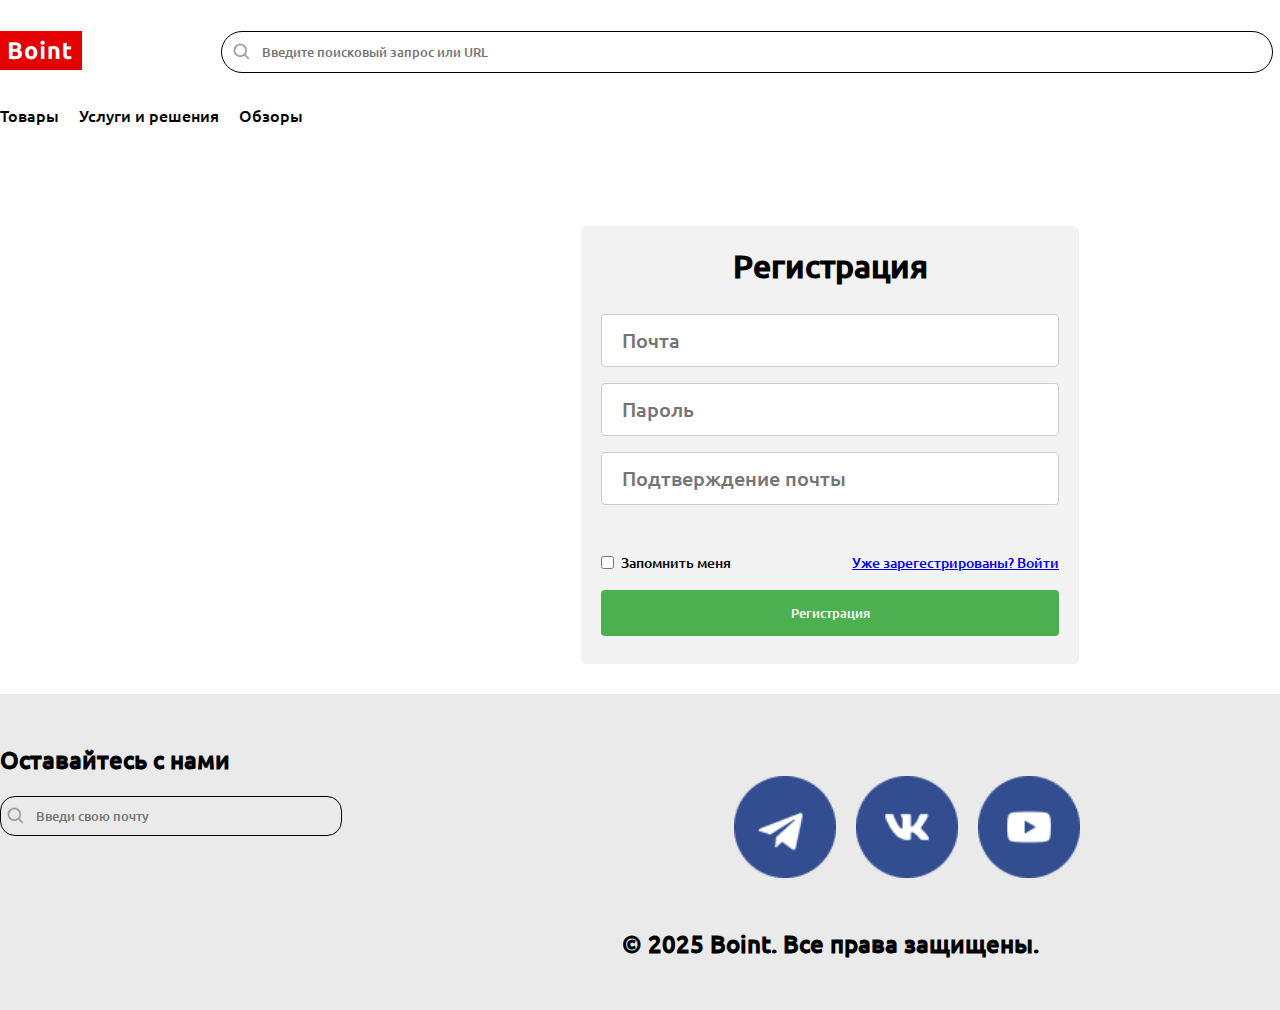
<file: reg.html>
<!DOCTYPE html>
<html lang="en">

<head>
    <meta charset="UTF-8">
    <meta name="viewport" content="width=device-width, initial-scale=1.0">
    <link rel="stylesheet" href="assets/css/style.css">
    <link rel="stylesheet" href="assets/css/reg.css">
    <title>Registration page</title>
</head>

<body>
    <header>
        <div class="container">
            <div class="logo">
                <a href="index.html"><img src="assets/image/Index/header/logo.png" alt=""></a>
            </div>
            <div class="search">
                <input type="text" class="search-field" placeholder="Введите поисковый запрос или URL">
                <img src="assets/image/Index/header/bx-search 1.png" alt="" class="search-icon">
            </div>

            <div class="profile">
                <a href="reg.html"><img src="assets/image/Index/header/user.png" alt=""></a>
                <a href="profile.html">%username%</a>
                <a href="catalog.html"><img src="assets/image/Index/header/Frame.png" alt=""></a>
            </div>
        </div>

        <div class="container2">
            <nav>
                <a href="catalog.html">Товары</a>
                <a href="index.html#open">Услуги и решения</a>
                <a href="index.html#open2">Обзоры</a>
            </nav>
        </div>
    </header>

    <main>
        <div class="container">
            <form action="index.html">
                <h1>Регистрация</h1>
                <input type="text" placeholder="Почта">
                <input type="text" placeholder="Пароль">
                <input type="text" placeholder="Подтверждение почты">
                <div class="group-remember">
                    <div>
                        <input type="checkbox" id="remember" name="remember" value="Bike">
                        <label for="remember">Запомнить меня</label>
                    </div>
                    <div>
                        <a href="auth.html"><span>Уже зарегестрированы? </span>Войти</a>
                    </div>
                </div>
                <input type="submit" value="Регистрация">
            </form>
        </div>
    </main>

    <footer>
        <div class="container2">
            <h2>Оставайтесь с нами</h2>
        </div>
        <div class="container">
            <div class="row">
                <div class="con ">
                    <input type="text" class="search-field-con" placeholder="Введи свою почту">
                    <img src="assets/image/Index/header/bx-search 1.png" alt="" class="search-icon-con">
                </div>
                <div class="social">
                    <img src="assets/image/Index/footer/telegram.png" alt="">
                    <img src="assets/image/Index/footer/vk.png" alt="">
                    <img src="assets/image/Index/footer/yotube.png" alt="">
                </div>

                <div class="country">
                    <h2>Выбери страну/регион</h2>
                    <section>
                        <select class="cs-select cs-skin-rotate">
                            <option value="1">Российская федерация</option>
                            <option value="2">США</option>
                            <option value="3">Белорусь</option>
                            <option value="4">Германия</option>
                            <option value="5">Финляндия</option>
                        </select>
                    </section>
                </div>
            </div>

            <div class="mark">
                <h2>© 2025 Boint. Все права защищены.</h2>
            </div>
        </div>
    </footer>
</body>

</html>
</file>
<file: assets/css/style.css>
/* Общие стили */
* {
    padding: 0;
    margin: 0;
    box-sizing: border-box;
    font-family: "Ubuntu", sans-serif;
    transition: 0.3s;
    scroll-behavior: smooth;
}

.container {
    width: 1660px;
    margin: 0 auto;
}

.container2 {
    width: 1660px;
    margin: 0 auto;
}

@font-face {
    font-family: "Ubuntu";
    src: url("../font/Ubuntu/Ubuntu-Regular.ttf");
}

@font-face {
    font-family: "Ubuntu";
    src: url("../font/Ubuntu/Ubuntu-Regular.ttf");
}

@font-face {
    font-family: "Ubuntu";
    src: url("../font/Ubuntu/Ubuntu-BoldItalic.ttf");
}

@font-face {
    font-family: "Ubuntu";
    src: url("../font/Ubuntu/Ubuntu-Medium.ttf");
}

/* Общие стили конец */

header .container {
    margin-top: 20px;
    display: flex;
    justify-content: space-between;
    align-items: center;
}

.profile {
    display: flex;
    justify-content: space-between;
    align-items: center;
    gap: 20px;
}

.profile a {
    text-decoration: none;
    color: #000;
}

.container2 nav {
    display: flex;
    gap: 20px;
    margin-top: 20px;
}

.container2 nav a {
    color: #000000;
    text-decoration: none;
}

/* main style start */

/* banner style start */

.banner .container {
    margin-top: 30px;
    display: flex;
    gap: 15px;
}

.second-block {
    display: flex;
    gap: 15px;
    flex-direction: column;
}

/* banner style end */

/* ours product start*/

.first-addres {
    display: flex;
    flex-direction: column;
    text-align: center;
    width: fit-content;
}

.container2 h1 {
    font-size: 46px;
    margin-top: 56px;
}

.ours-product .container {
    display: flex;
    gap: 180px;
    justify-content: center;
}

.icon {
    padding: 20px 20px;
    border-radius: 50%;
    background-color: #D9D9D9;
}

.first-addres {
    margin-top: 40px;
}

.first-addres p {
    font-size: 20px;
    margin-top: 15px;
}

/* ours product end */

/* experience start */

.experience {
    background-color: #f1f1f1;
    padding-bottom: 50px;
}

.experience .container {
    display: flex;
    justify-content: space-between;
}

.experience .container2 {
    margin-top: 50px;
    padding-top: 5px;
}

.container .first-card-prod {
    width: 473px;
    margin-top: 100px;
}

.search {
    display: inline-flex;
    border: 1px solid black;
    border-radius: 30px;
    padding: 10px;
}

.con {
    display: inline-flex;
    margin-top: 20px;
    border: none;
    border: 1px solid #000;
    border-radius: 15px;
    align-items: center;
    height: 40px;
    padding: 5px;
}

.search-field-con {
    width: 300px;
    border: 0;
    height: 30px;
    background-color: rgb(234, 234, 234);
}

.search-field-con:focus {
    outline: none;
}

.search-icon {
    width: 20px;
    height: 20px;
    margin-right: 10px;
    order: -1;
}

.search-icon-con {
    width: 20px;
    height: 20px;
    margin-right: 10px;
    order: -1;
}

.search-field {
    width: 1000px;
    border: 0;
}

.search-field:focus {
    outline: none;
}

.first-card-prod h2 {
    font-size: 40px;
    margin-top: 12px;
}

.first-card-prod p {
    font-size: 16px;
    margin-top: 12px;
    margin-bottom: 47px;
}

.btn-market {
    border: 1px solid #000000;
    border-radius: 10px;
    padding: 12px 37px;
    color: #000000;
    text-decoration: none;
}

.btn-market:hover {
    background-color: #000;
    color: #fff;
}

/* experience end */

/* ours start */

.decesion2 .container {
    display: flex;
    justify-content: space-between;
}

/* ours end */

/* decesion start */

.decesion .container {
    display: flex;
    justify-content: space-between;
}

.decesion .container2 {
    margin-top: 150px;
}

.first-card-prod-decesion {
    margin-top: 30px;
}

.first-card-prod-decesion h2 {
    margin-top: 30px;
    margin-bottom: 40px;
    font-size: 36px;
}

.first-card-prod-decesion p {
    margin-bottom: 50px;
    font-size: 16px;
}

/* decesion end */

/* decesion2 start */

.reshenia .container {
    display: flex;
    justify-content: space-between;

}

/* decesion2 end */

/* contact start */

.contact {
    margin-top: 200px;
}

.contact .container {
    display: flex;
    justify-content: space-between;
    padding: 50px 100px;

    align-items: center;
}

.contact .container .connect,
.contact .container .telephone {
    display: flex;
    flex-direction: column;
    text-align: center;
}

/* contact end */

/* reshenia start */

.reshenia .container2 {
    margin-top: 100px;
}

/* reshenia end */


/* main style end */

/* footer start */

footer {
    margin-top: 30px;
    padding-top: 50px;
    padding-bottom: 50px;
    background-color: rgb(234, 234, 234);
}

footer .container .row {
    display: flex;
    justify-content: space-between;
}

.social {
    display: flex;
    gap: 20px;
    cursor: pointer;
}

.mark {
    display: flex;
    justify-content: center;
    align-items: center;
    margin-top: 50px;
}

/* footer end */
</file>
<file: assets/css/reg.css>
main input[type=text],
select {
    width: 100%;
    padding: 12px 20px;
    margin: 8px 0;
    display: inline-block;
    border: 1px solid #ccc;
    border-radius: 4px;
    box-sizing: border-box;
    font-size: 20px;
}

input[type=submit] {
    width: 100%;
    background-color: #4CAF50;
    color: white;
    padding: 14px 20px;
    margin: 8px 0;
    border: none;
    border-radius: 4px;
    cursor: pointer;
}

input[type=submit]:hover {
    background-color: #45a049;
}

main .container {
    margin-top: 100px;
}

form h1 {
    display: flex;
    justify-content: center;
    margin-bottom: 20px;
}

form {
    border-radius: 5px;
    background-color: #f2f2f2;
    padding: 20px;
    width: 30%;
    margin: 0 auto;
}

main .container form div {
    display: flex;
    gap: 7px;
    align-items: center;
    margin-top: 20px;
}

.group-remember {
    display: flex;
    justify-content: space-between;
    font-size: 14px;
    margin-bottom: 10px;
}
</file>
<file: assets/css/card.css>
.carusel {
    display: flex;
    align-items: center;
    gap: 15px;
}

.prod {
    display: flex;
}

.left-prod {
    display: flex;
    flex-direction: column;

}

.right-prod {
    display: flex;
    flex-direction: column;
}

.right-prod h3 {
    margin-top: 100px;
    color: #701D68;
    font-size: 36px;
    font-weight: bold;
    margin-bottom: 27px;
}

.right-prod h2 {
    font-size: 54px;
    font-weight: bold;
    margin-bottom: 27px;
}

.right-prod p {
    font-size: 24px;
    margin-bottom: 27px;
}

.right-prod h5 {
    font-size: 48px;
    margin-bottom: 40px;
}

.right-prod .btn-buy {
    color: #fff;
    background-color: #314B8C;
    font-size: 30px;
    padding: 13px 78px;
    display: block;
    width: fit-content;
    text-decoration: none;
    margin-bottom: 83px;
    transition: 0.5s;
}

.right-prod .btn-buy:hover {
    background-color: #fff;
    color: #314B8C;
    box-shadow: 1px 1px 1px 1px #000;
}

.right-prod h4 {
    font-size: 24px;
    margin-top: 50px;
    margin-bottom: 70px;
}

li {
    font-size: 20px;
    margin-bottom: 20px;
}

h6 {
    margin-top: 40px;
    font-size: 20px;
}

.background-line {
    margin-top: 100px;
    padding: 20px 0px;
    background-color: #EAEAEA;
}

.navigation-line {
    display: flex;
    gap: 140px;
    justify-content: center;
    cursor: pointer;
}

.navigation-line h2 {
    font-size: 28px;
    color: rgba(0, 0, 0, 0.75);
}

.navigation-line h2:hover {
    color: #000;
}

.navigation-line h3 {
    font-size: 28px;
    color: #000;
}

.container2 h1 {
    color: #701D68;
    font-size: 28px;
    font-weight: bold;
    margin-bottom: 15px;
}

.container2 {
    display: flex;
    flex-direction: column;
    text-align: center;
}

.container2 h2 {
    font-size: 48px;
    margin-bottom: 20px;
}

.container2 p {
    font-size: 20px;
}

.link {
    margin-top: 10px;
}
</file>
<file: assets/css/catalog.css>
.banner {
    margin-top: 20px;
}

main .container .left-block-settings {
    width: 400px;
}

.company {
    display: flex;
    gap: 5px;
}

.company p {
    font-size: 18px;
}

.first-set {
    display: flex;
    margin-top: 10px;
    margin-bottom: 20px;
    align-items: center;
    gap: 5px;
}

.first-set h2 {
    font-size: 32px;
}

main .container {
    display: flex;
}

.search-complete {
    font-size: 32px;
    margin-top: 20px;
}

.filter {
    display: flex;
    align-items: center;
    gap: 2px;
}

.cards {
    /* display: flex;
    gap: 20px;
    flex-wrap: wrap; */
    columns: 3;
    margin-top: 25px;

}

.right-block-catalog {
    margin-left: 20px;
}

.card-prod {
    border: 1px solid #000;
    display: flex;
    justify-content: center;
    height: 670px;
    display: flex;
    flex-direction: column;
    padding: 20px;
    border-radius: 10px;
}


.card-prod h6 {
    font-size: 26px;
}

.card-prod p {
    font-size: 22px;
}

.card-prod a {
    border: 1px solid #324D90;
    display: block;
    margin: 0 auto;
    margin-top: 20px;
    text-decoration: none;
    color: #324D90;
    border-radius: 10px;
    align-items: center;
    font-size: 24px;
    padding: 7px 70px;
    width: fit-content;
}

.card-prod a:hover {
    background-color: #324D90;
    color: #fff;
}
</file>
<file: assets/css/profile.css>
.date,
.package,
.telephone {
    display: flex;
    gap: 3px;
    align-items: center;
    margin-bottom: 5px;
}

.date {
    margin-top: 10px;
}

.name {
    margin-top: 50px;
}

.btn-pay {
    background-color: #55BC15;
    text-decoration: none;
    color: #fff;
    padding: 10px 30px;
    font-size: 20px;
}

.payed {
    opacity: 0.75;
    margin-bottom: 15px;
    margin-top: 10px;
}

.name {
    display: flex;
    align-items: center;
    gap: 20px;
}

.name h3 {
    font-size: 24px;
    margin-bottom: 2px;
    font-weight: 500;
    opacity: 0.7;
}

main .container {
    display: flex;
}

.right-profile {
    margin-top: 50px;
    margin-left: 30px;
}

th {
    background-color: #d2d2d2;
}

td {
    background-color: #f1f1f1;
}

th,
td {
    padding: 5px 85px;
    font-size: 24px;
}

th {
    font-size: 20px;
}

td {
    font-size: 14px;
}
</file>
